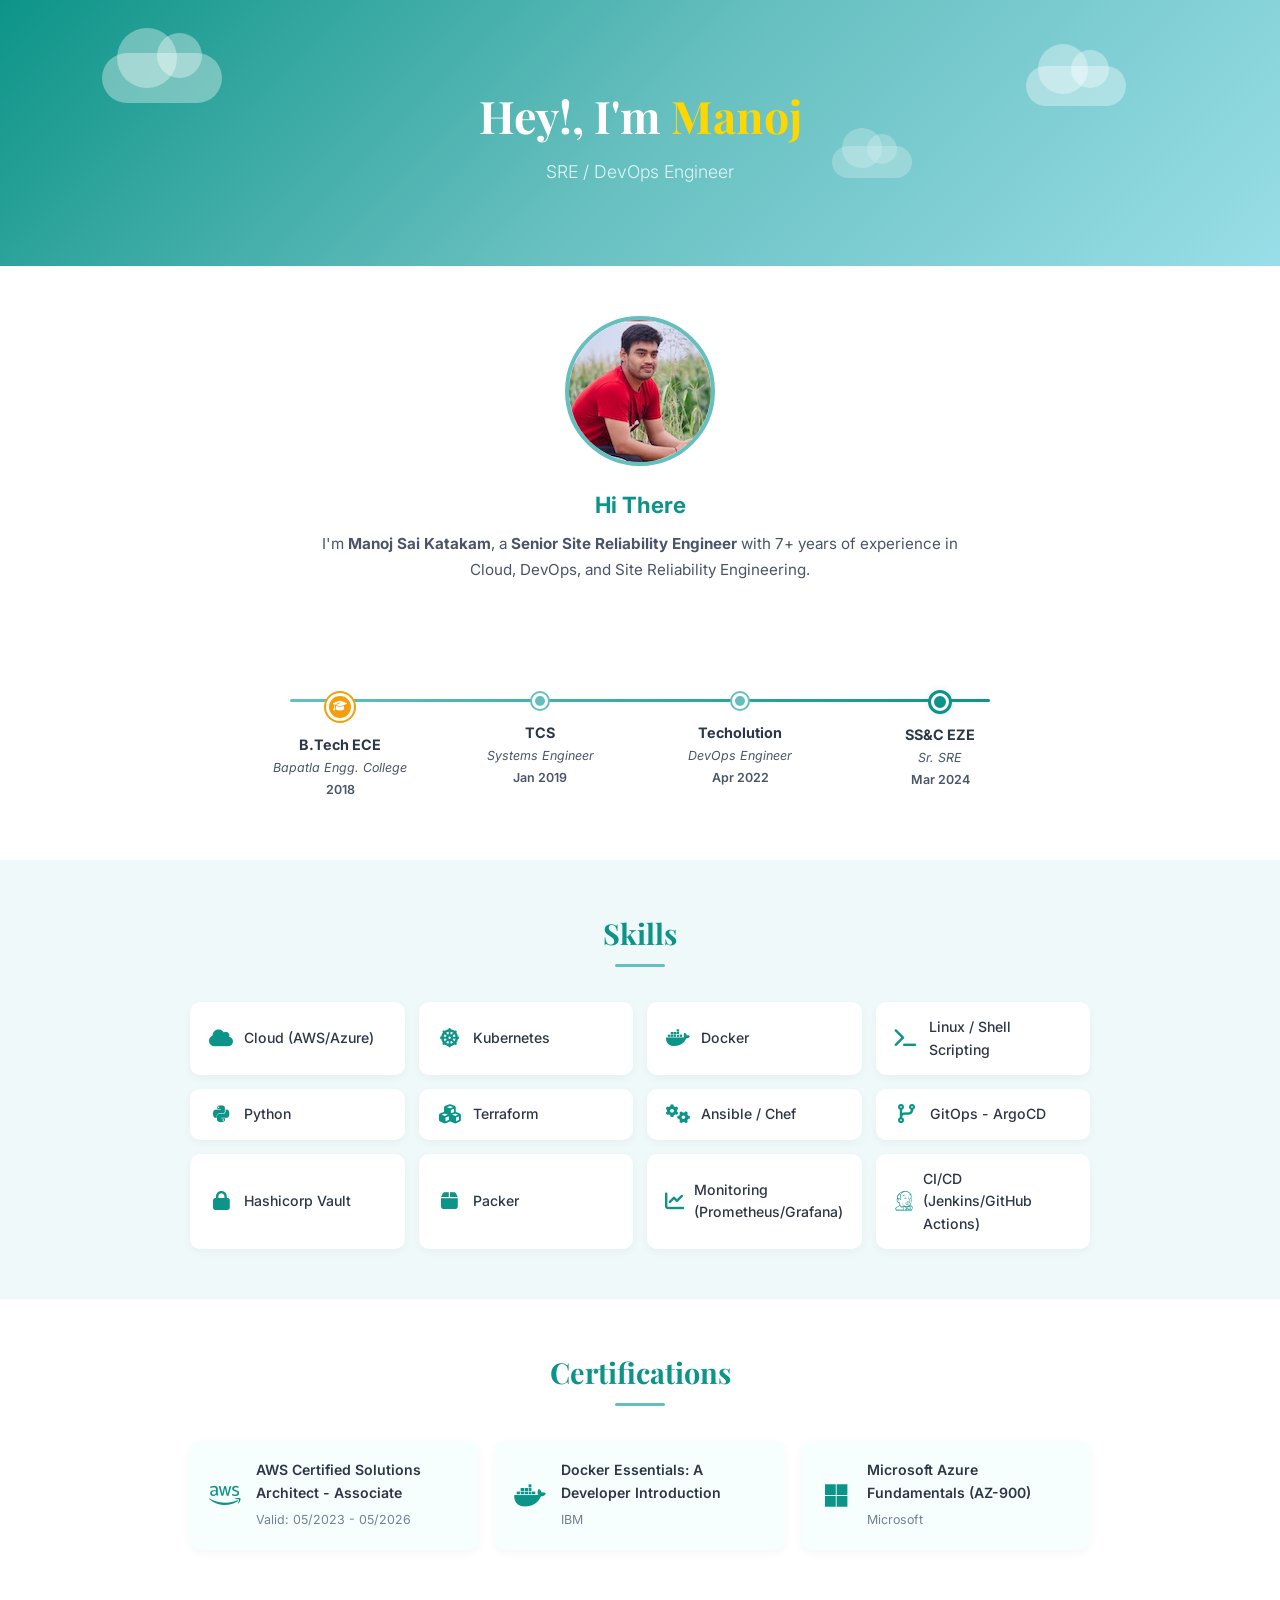
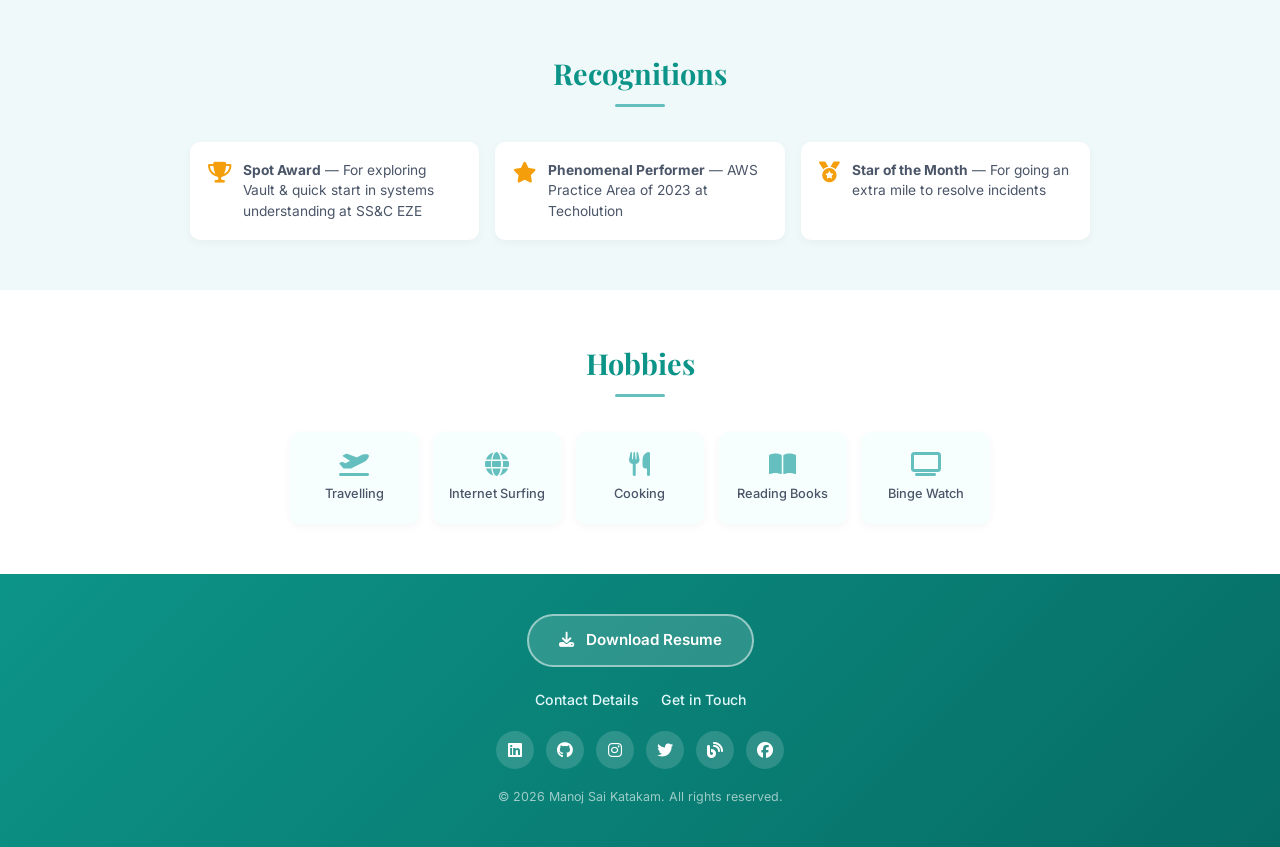
<file: index.html>
<!DOCTYPE html>
<html lang="en">
<head>
  <meta charset="utf-8">
  <meta name="viewport" content="width=device-width, initial-scale=1.0">
  <title>Manoj Sai Katakam | SRE/DevOps Engineer</title>
  <link rel="icon" href="myfav.bmp">
  <link href="https://fonts.googleapis.com/css2?family=Inter:wght@300;400;600;700&family=Playfair+Display:wght@700&display=swap" rel="stylesheet">
  <link rel="stylesheet" href="https://cdnjs.cloudflare.com/ajax/libs/font-awesome/6.5.0/css/all.min.css">
  <link rel="stylesheet" href="styles.css">
</head>
<body>

  <!-- Hero Section (with CSS clouds) -->
  <section class="hero">
    <div class="cloud-shape cloud-1"></div>
    <div class="cloud-shape cloud-2"></div>
    <div class="cloud-shape cloud-3"></div>
    <div class="hero-content">
      <h1>Hey!, I'm <span class="highlight">Manoj</span></h1>
      <h2>SRE / DevOps Engineer</h2>
    </div>
  </section>

  <!-- Intro Section (centered, full width) -->
  <section class="about">
    <div class="container">
      <div class="about-card">
        <img class="profile-photo" src="myphoto.jpg" alt="Manoj Sai Katakam">
        <h2>Hi There</h2>
        <p>I'm <strong>Manoj Sai Katakam</strong>, a <strong>Senior Site Reliability Engineer</strong> with 7+ years of experience in Cloud, DevOps, and Site Reliability Engineering.</p>
      </div>
    </div>
  </section>

  <!-- Experience - Horizontal Milestones (no heading) -->
  <section class="experience">
    <div class="container">
      <div class="milestone-track">
        <div class="milestone-line"></div>
        <div class="milestone-item">
          <div class="milestone-dot edu-dot"><i class="fas fa-graduation-cap"></i></div>
          <div class="milestone-label">
            <strong>B.Tech ECE</strong>
            <span>Bapatla Engg. College</span>
            <span class="milestone-date">2018</span>
          </div>
        </div>
        <div class="milestone-item">
          <div class="milestone-dot"></div>
          <div class="milestone-label">
            <strong>TCS</strong>
            <span>Systems Engineer</span>
            <span class="milestone-date">Jan 2019</span>
          </div>
        </div>
        <div class="milestone-item">
          <div class="milestone-dot"></div>
          <div class="milestone-label">
            <strong>Techolution</strong>
            <span>DevOps Engineer</span>
            <span class="milestone-date">Apr 2022</span>
          </div>
        </div>
        <div class="milestone-item">
          <div class="milestone-dot active-dot"></div>
          <div class="milestone-label">
            <strong>SS&C EZE</strong>
            <span>Sr. SRE</span>
            <span class="milestone-date">Mar 2024 </span>
          </div>
        </div>
      </div>
    </div>
  </section>

  <!-- Skills Section -->
  <section class="skills">
    <div class="container">
      <h2 class="section-title">Skills</h2>
      <div class="skills-grid">
        <div class="skill-item"><i class="fas fa-cloud"></i><span>Cloud (AWS/Azure)</span></div>
        <div class="skill-item"><i class="fas fa-dharmachakra"></i><span>Kubernetes</span></div>
        <div class="skill-item"><i class="fab fa-docker"></i><span>Docker</span></div>
        <div class="skill-item"><i class="fas fa-terminal"></i><span>Linux / Shell Scripting</span></div>
        <div class="skill-item"><i class="fab fa-python"></i><span>Python</span></div>
        <div class="skill-item"><i class="fas fa-cubes"></i><span>Terraform</span></div>
        <div class="skill-item"><i class="fas fa-cogs"></i><span>Ansible / Chef</span></div>
        <div class="skill-item"><i class="fas fa-code-branch"></i><span>GitOps - ArgoCD</span></div>
        <div class="skill-item"><i class="fas fa-lock"></i><span>Hashicorp Vault</span></div>
        <div class="skill-item"><i class="fas fa-box"></i><span>Packer</span></div>
        <div class="skill-item"><i class="fas fa-chart-line"></i><span>Monitoring (Prometheus/Grafana)</span></div>
        <div class="skill-item"><i class="fab fa-jenkins"></i><span>CI/CD (Jenkins/GitHub Actions)</span></div>
      </div>
    </div>
  </section>

  <!-- Certifications Section -->
  <section class="certifications">
    <div class="container">
      <h2 class="section-title">Certifications</h2>
      <div class="cert-grid">
        <div class="cert-item">
          <i class="fab fa-aws"></i>
          <div class="cert-text">
            <h4>AWS Certified Solutions Architect - Associate</h4>
            <span>Valid: 05/2023 - 05/2026</span>
          </div>
        </div>
        <div class="cert-item">
          <i class="fab fa-docker"></i>
          <div class="cert-text">
            <h4>Docker Essentials: A Developer Introduction</h4>
            <span>IBM</span>
          </div>
        </div>
        <div class="cert-item">
          <i class="fab fa-microsoft"></i>
          <div class="cert-text">
            <h4>Microsoft Azure Fundamentals (AZ-900)</h4>
            <span>Microsoft</span>
          </div>
        </div>
      </div>
    </div>
  </section>

  <!-- Recognitions Section -->
  <section class="achievements">
    <div class="container">
      <h2 class="section-title">Recognitions</h2>
      <div class="achievements-grid">
        <div class="achievement-item">
          <i class="fas fa-trophy"></i>
          <p><strong>Spot Award</strong> — For exploring Vault & quick start in systems understanding at SS&C EZE</p>
        </div>
        <div class="achievement-item">
          <i class="fas fa-star"></i>
          <p><strong>Phenomenal Performer</strong> — AWS Practice Area of 2023 at Techolution</p>
        </div>
        <div class="achievement-item">
          <i class="fas fa-medal"></i>
          <p><strong>Star of the Month</strong> — For going an extra mile to resolve incidents</p>
        </div>
      </div>
    </div>
  </section>

  <!-- Hobbies Section -->
  <section class="hobbies">
    <div class="container">
      <h2 class="section-title">Hobbies</h2>
      <div class="hobbies-grid">
        <div class="hobby-item"><i class="fas fa-plane-departure"></i><span>Travelling</span></div>
        <div class="hobby-item"><i class="fas fa-globe"></i><span>Internet Surfing</span></div>
        <div class="hobby-item"><i class="fas fa-utensils"></i><span>Cooking</span></div>
        <div class="hobby-item"><i class="fas fa-book-open"></i><span>Reading Books</span></div>
        <div class="hobby-item"><i class="fas fa-tv"></i><span>Binge Watch</span></div>
      </div>
    </div>
  </section>

  <!-- Footer -->
  <footer class="footer">
    <div class="download-section">
      <a href="Manojsai-Katakam-SRE.pdf" class="resume-btn" download><i class="fas fa-download"></i> Download Resume</a>
    </div>
    <div class="footer-links">
      <a href="contact.html">Contact Details</a>
      <a href="send.html">Get in Touch</a>
    </div>
    <div class="social-links">
      <a href="https://www.linkedin.com/in/manojsaik" aria-label="LinkedIn"><i class="fab fa-linkedin"></i></a>
      <a href="https://github.com/infrawithmanoj/" aria-label="GitHub"><i class="fab fa-github"></i></a>
      <a href="https://www.instagram.com/manojsai_k/" aria-label="Instagram"><i class="fab fa-instagram"></i></a>
      <a href="https://twitter.com/mnjk99" aria-label="Twitter"><i class="fab fa-twitter"></i></a>
      <a href="https://manojkatakam.blogspot.com" aria-label="Blog"><i class="fas fa-blog"></i></a>
      <a href="https://www.facebook.com/mnjk99/" aria-label="Facebook"><i class="fab fa-facebook"></i></a>
    </div>
    <p class="copyright">&copy; 2026 Manoj Sai Katakam. All rights reserved.</p>
  </footer>

</body>
</html>
</file>
<file: styles.css>
/* === Reset & Base === */
* { margin: 0; padding: 0; box-sizing: border-box; }

body {
  font-family: 'Inter', sans-serif;
  background-color: #f0f9f9;
  color: #2d3748;
  line-height: 1.6;
}

.container {
  max-width: 1100px;
  margin: 0 auto;
  padding: 0 20px;
}

/* === Hero (with CSS clouds) === */
.hero {
  position: relative;
  padding: 80px 20px;
  display: flex;
  align-items: center;
  justify-content: center;
  background: linear-gradient(135deg, #0d9488 0%, #66bfbf 50%, #99dee8 100%);
  text-align: center;
  overflow: hidden;
}

.cloud-shape {
  position: absolute;
  background: rgba(255,255,255,0.35);
  border-radius: 50%;
  animation: float 6s ease-in-out infinite;
}

.cloud-shape::before,
.cloud-shape::after {
  content: '';
  position: absolute;
  background: rgba(255,255,255,0.35);
  border-radius: 50%;
}

.cloud-1 {
  width: 120px;
  height: 50px;
  top: 20%;
  left: 8%;
  border-radius: 30px;
}
.cloud-1::before {
  width: 60px;
  height: 60px;
  top: -25px;
  left: 15px;
}
.cloud-1::after {
  width: 45px;
  height: 45px;
  top: -20px;
  left: 55px;
}

.cloud-2 {
  width: 100px;
  height: 40px;
  top: 25%;
  right: 12%;
  border-radius: 25px;
  animation-delay: 2s;
}
.cloud-2::before {
  width: 50px;
  height: 50px;
  top: -22px;
  left: 12px;
}
.cloud-2::after {
  width: 38px;
  height: 38px;
  top: -16px;
  left: 45px;
}

.cloud-3 {
  width: 80px;
  height: 32px;
  top: 55%;
  left: 65%;
  border-radius: 20px;
  animation-delay: 4s;
  opacity: 0.7;
}
.cloud-3::before {
  width: 40px;
  height: 40px;
  top: -18px;
  left: 10px;
}
.cloud-3::after {
  width: 30px;
  height: 30px;
  top: -12px;
  left: 35px;
}

@keyframes float {
  0%, 100% { transform: translateY(0); }
  50% { transform: translateY(-10px); }
}

.hero-content {
  position: relative;
  z-index: 2;
}

.hero-content h1 {
  font-family: 'Playfair Display', serif;
  font-size: 2.8rem;
  color: #ffffff;
  margin-bottom: 6px;
}

.hero-content h1 .highlight { color: #ffd700; }

.hero-content h2 {
  font-size: 1.1rem;
  font-weight: 300;
  color: #e0f7fa;
}

/* === About (centered) === */
.about {
  padding: 50px 20px;
  background: #ffffff;
}

.about-card {
  text-align: center;
  max-width: 650px;
  margin: 0 auto;
}

.profile-photo {
  width: 150px;
  height: 150px;
  border-radius: 50%;
  object-fit: cover;
  border: 4px solid #66bfbf;
  margin-bottom: 14px;
}

.about-card h2 {
  font-size: 1.4rem;
  color: #0d9488;
  margin-bottom: 8px;
}

.about-card p {
  font-size: 0.95rem;
  color: #4a5568;
  line-height: 1.7;
}

/* === Experience - Horizontal Milestones === */
.experience {
  padding: 40px 20px 60px;
  background: #ffffff;
}

.milestone-track {
  position: relative;
  display: flex;
  justify-content: space-between;
  align-items: flex-start;
  max-width: 800px;
  margin: 0 auto;
  padding-top: 20px;
}

.milestone-line {
  position: absolute;
  top: 26px;
  left: 50px;
  right: 50px;
  height: 3px;
  background: linear-gradient(to right, #66bfbf, #0d9488);
  border-radius: 2px;
}

.milestone-item {
  display: flex;
  flex-direction: column;
  align-items: center;
  position: relative;
  z-index: 1;
  flex: 1;
}

.milestone-dot {
  width: 16px;
  height: 16px;
  background: #66bfbf;
  border-radius: 50%;
  border: 3px solid #ffffff;
  box-shadow: 0 0 0 2px #66bfbf;
  margin-bottom: 12px;
}

.milestone-dot.active-dot {
  background: #0d9488;
  box-shadow: 0 0 0 3px #0d9488, 0 0 10px rgba(13,148,136,0.4);
  width: 18px;
  height: 18px;
}

.edu-dot {
  background: #f59e0b !important;
  box-shadow: 0 0 0 2px #f59e0b !important;
  width: 28px !important;
  height: 28px !important;
  display: flex;
  align-items: center;
  justify-content: center;
}

.edu-dot i {
  font-size: 0.7rem;
  color: #ffffff;
}

.milestone-label {
  text-align: center;
  display: flex;
  flex-direction: column;
  gap: 2px;
}

.milestone-label strong {
  font-size: 0.9rem;
  color: #2d3748;
}

.milestone-label span {
  font-size: 0.78rem;
  color: #4a5568;
  font-style: italic;
}

.milestone-date {
  font-size: 0.72rem;
  color: #0d9488;
  font-weight: 600;
  font-style: normal !important;
}

/* === Section Title === */
.section-title {
  font-family: 'Playfair Display', serif;
  font-size: 1.8rem;
  color: #0d9488;
  text-align: center;
  margin-bottom: 35px;
}

.section-title::after {
  content: '';
  display: block;
  width: 50px;
  height: 3px;
  background: #66bfbf;
  margin: 8px auto 0;
  border-radius: 2px;
}

/* === Skills === */
.skills {
  padding: 50px 20px;
  background: #f0f9f9;
}

.skills-grid {
  display: grid;
  grid-template-columns: repeat(auto-fit, minmax(200px, 1fr));
  gap: 14px;
  max-width: 900px;
  margin: 0 auto;
}

.skill-item {
  display: flex;
  align-items: center;
  gap: 10px;
  padding: 14px 18px;
  background: #ffffff;
  border-radius: 10px;
  box-shadow: 0 3px 10px rgba(0,0,0,0.04);
  transition: transform 0.2s, box-shadow 0.2s;
}

.skill-item:hover {
  transform: translateY(-2px);
  box-shadow: 0 6px 18px rgba(0,0,0,0.08);
}

.skill-item i {
  font-size: 1.2rem;
  color: #0d9488;
  width: 26px;
  text-align: center;
}

.skill-item span {
  font-size: 0.88rem;
  font-weight: 500;
  color: #2d3748;
}

/* === Certifications === */
.certifications {
  padding: 50px 20px;
  background: #ffffff;
}

.cert-grid {
  display: grid;
  grid-template-columns: repeat(auto-fit, minmax(280px, 1fr));
  gap: 16px;
  max-width: 900px;
  margin: 0 auto;
}

.cert-item {
  display: flex;
  align-items: center;
  gap: 14px;
  padding: 18px;
  background: #f7fffe;
  border-radius: 10px;
  box-shadow: 0 3px 10px rgba(0,0,0,0.04);
  transition: transform 0.2s;
}

.cert-item:hover { transform: translateY(-2px); }

.cert-item i {
  font-size: 1.6rem;
  color: #0d9488;
  width: 34px;
  text-align: center;
  flex-shrink: 0;
}

.cert-text h4 {
  font-size: 0.88rem;
  color: #2d3748;
  font-weight: 600;
  margin-bottom: 2px;
}

.cert-text span {
  font-size: 0.78rem;
  color: #718096;
}

/* === Achievements === */
.achievements {
  padding: 50px 20px;
  background: #f0f9f9;
}

.achievements-grid {
  display: grid;
  grid-template-columns: repeat(auto-fit, minmax(280px, 1fr));
  gap: 16px;
  max-width: 900px;
  margin: 0 auto;
}

.achievement-item {
  display: flex;
  align-items: flex-start;
  gap: 12px;
  padding: 18px;
  background: #ffffff;
  border-radius: 10px;
  box-shadow: 0 3px 10px rgba(0,0,0,0.04);
  transition: transform 0.2s;
}

.achievement-item:hover { transform: translateY(-2px); }

.achievement-item i {
  font-size: 1.3rem;
  color: #f59e0b;
  flex-shrink: 0;
  margin-top: 2px;
}

.achievement-item p {
  font-size: 0.86rem;
  color: #4a5568;
  line-height: 1.5;
}

/* === Hobbies === */
.hobbies {
  padding: 50px 20px;
  background: #ffffff;
}

.hobbies-grid {
  display: grid;
  grid-template-columns: repeat(5, 1fr);
  gap: 14px;
  max-width: 700px;
  margin: 0 auto;
}

.hobby-item {
  display: flex;
  flex-direction: column;
  align-items: center;
  gap: 8px;
  padding: 20px 10px;
  background: #f7fffe;
  border-radius: 10px;
  box-shadow: 0 3px 10px rgba(0,0,0,0.04);
  transition: transform 0.2s;
}

.hobby-item:hover { transform: translateY(-2px); }
.hobby-item i { font-size: 1.5rem; color: #66bfbf; }
.hobby-item span { font-size: 0.8rem; font-weight: 500; color: #4a5568; text-align: center; }

/* === Footer === */
.footer {
  background: linear-gradient(135deg, #0d9488, #066d65);
  padding: 40px 20px;
  text-align: center;
}

.download-section { margin-bottom: 22px; }

.resume-btn {
  display: inline-block;
  padding: 12px 30px;
  background: rgba(255,255,255,0.15);
  color: #ffffff;
  text-decoration: none;
  border-radius: 30px;
  font-size: 0.95rem;
  font-weight: 600;
  border: 2px solid rgba(255,255,255,0.5);
  transition: background 0.3s, transform 0.2s;
}

.resume-btn:hover {
  background: rgba(255,255,255,0.25);
  transform: translateY(-2px);
}

.resume-btn i { margin-right: 8px; }

.footer-links {
  display: flex;
  justify-content: center;
  flex-wrap: wrap;
  gap: 22px;
  margin-bottom: 20px;
}

.footer-links a {
  color: #e0f7fa;
  text-decoration: none;
  font-size: 0.88rem;
  font-weight: 500;
  transition: color 0.2s;
}

.footer-links a:hover { color: #ffffff; }

.social-links {
  display: flex;
  justify-content: center;
  gap: 12px;
  margin-bottom: 18px;
}

.social-links a {
  display: flex;
  align-items: center;
  justify-content: center;
  width: 38px;
  height: 38px;
  border-radius: 50%;
  background: rgba(255,255,255,0.15);
  color: #ffffff;
  font-size: 1rem;
  text-decoration: none;
  transition: background 0.2s, transform 0.2s;
}

.social-links a:hover {
  background: rgba(255,255,255,0.3);
  transform: scale(1.1);
}

.copyright {
  color: rgba(255,255,255,0.6);
  font-size: 0.78rem;
}

/* === Mobile === */
@media (max-width: 768px) {
  .hero-content h1 { font-size: 2.2rem; }
  .hero-content h2 { font-size: 1rem; }
  .cloud-1 { width: 80px; height: 35px; }
  .cloud-2 { width: 65px; height: 28px; }
  .cloud-3 { display: none; }

  .milestone-track {
    flex-direction: column;
    align-items: center;
    gap: 20px;
  }

  .milestone-line { display: none; }

  .skills-grid { grid-template-columns: 1fr; }
  .cert-grid { grid-template-columns: 1fr; }
  .achievements-grid { grid-template-columns: 1fr; }
  .hobbies-grid { grid-template-columns: repeat(2, 1fr); }
  .footer-links { flex-direction: column; gap: 10px; }
}

@media (max-width: 480px) {
  .hero-content h1 { font-size: 1.8rem; }
  .hobbies-grid { grid-template-columns: 1fr; }
  .section-title { font-size: 1.5rem; }
}
</file>
